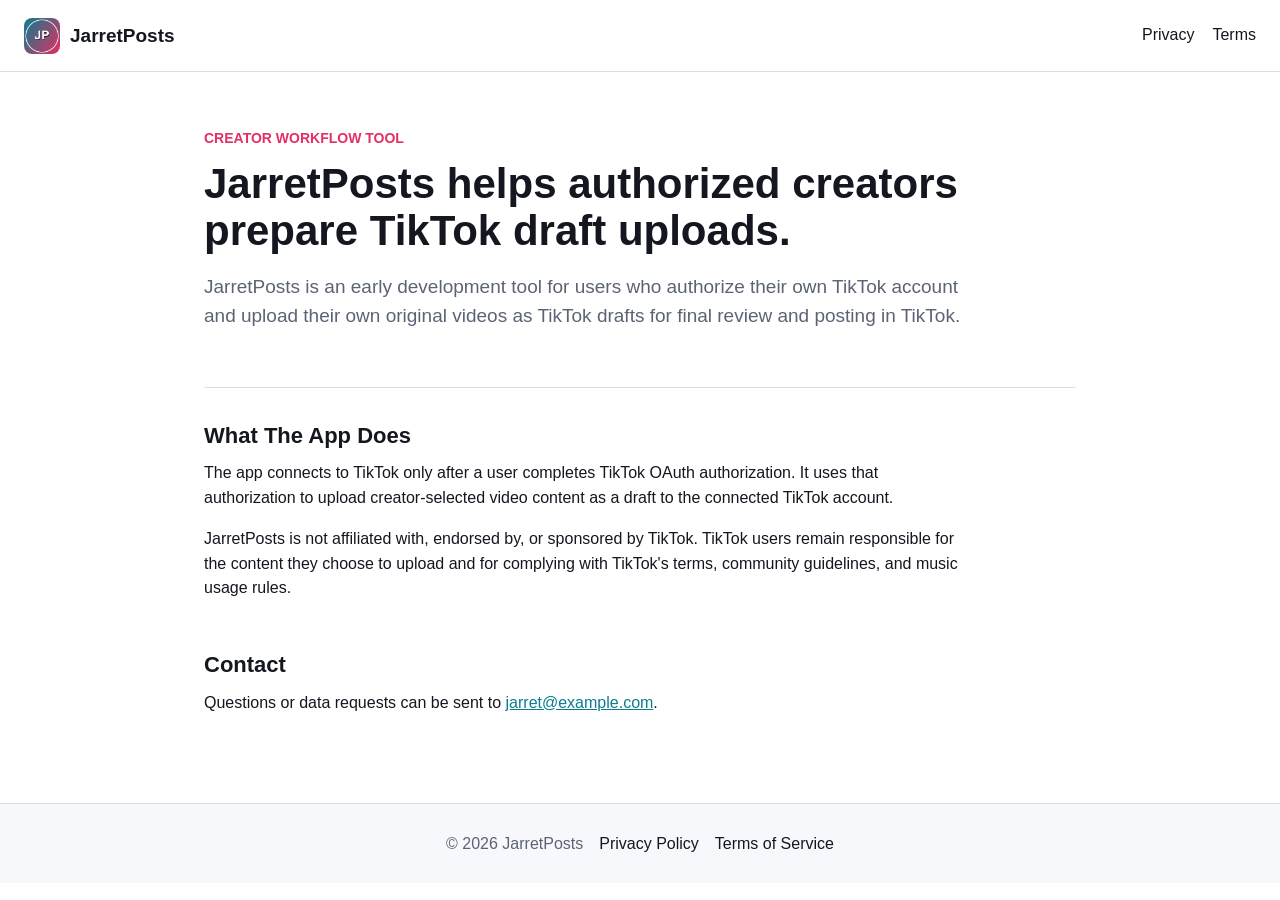
<file: index.html>
<!doctype html>
<html lang="en">
<head>
  <meta charset="utf-8">
  <meta name="viewport" content="width=device-width, initial-scale=1">
  <title>JarretPosts</title>
  <meta name="description" content="JarretPosts is a creator workflow tool for authorized users to upload their own original videos as TikTok drafts.">
  <link rel="icon" href="assets/app-icon.png">
  <link rel="stylesheet" href="styles.css">
</head>
<body>
  <header class="site-header">
    <a class="brand" href="index.html" aria-label="JarretPosts home">
      <img src="assets/app-icon.png" alt="" width="36" height="36">
      <span>JarretPosts</span>
    </a>
    <nav aria-label="Main navigation">
      <a href="privacy.html">Privacy</a>
      <a href="terms.html">Terms</a>
    </nav>
  </header>

  <main>
    <section class="intro">
      <p class="eyebrow">Creator workflow tool</p>
      <h1>JarretPosts helps authorized creators prepare TikTok draft uploads.</h1>
      <p>
        JarretPosts is an early development tool for users who authorize their own TikTok account
        and upload their own original videos as TikTok drafts for final review and posting in TikTok.
      </p>
    </section>

    <section class="content-section">
      <h2>What The App Does</h2>
      <p>
        The app connects to TikTok only after a user completes TikTok OAuth authorization. It uses
        that authorization to upload creator-selected video content as a draft to the connected
        TikTok account.
      </p>
      <p>
        JarretPosts is not affiliated with, endorsed by, or sponsored by TikTok. TikTok users remain
        responsible for the content they choose to upload and for complying with TikTok's terms,
        community guidelines, and music usage rules.
      </p>
    </section>

    <section class="content-section">
      <h2>Contact</h2>
      <p>
        Questions or data requests can be sent to
        <a href="mailto:jarret@example.com">jarret@example.com</a>.
      </p>
    </section>
  </main>

  <footer>
    <span>&copy; 2026 JarretPosts</span>
    <a href="privacy.html">Privacy Policy</a>
    <a href="terms.html">Terms of Service</a>
  </footer>
</body>
</html>
</file>
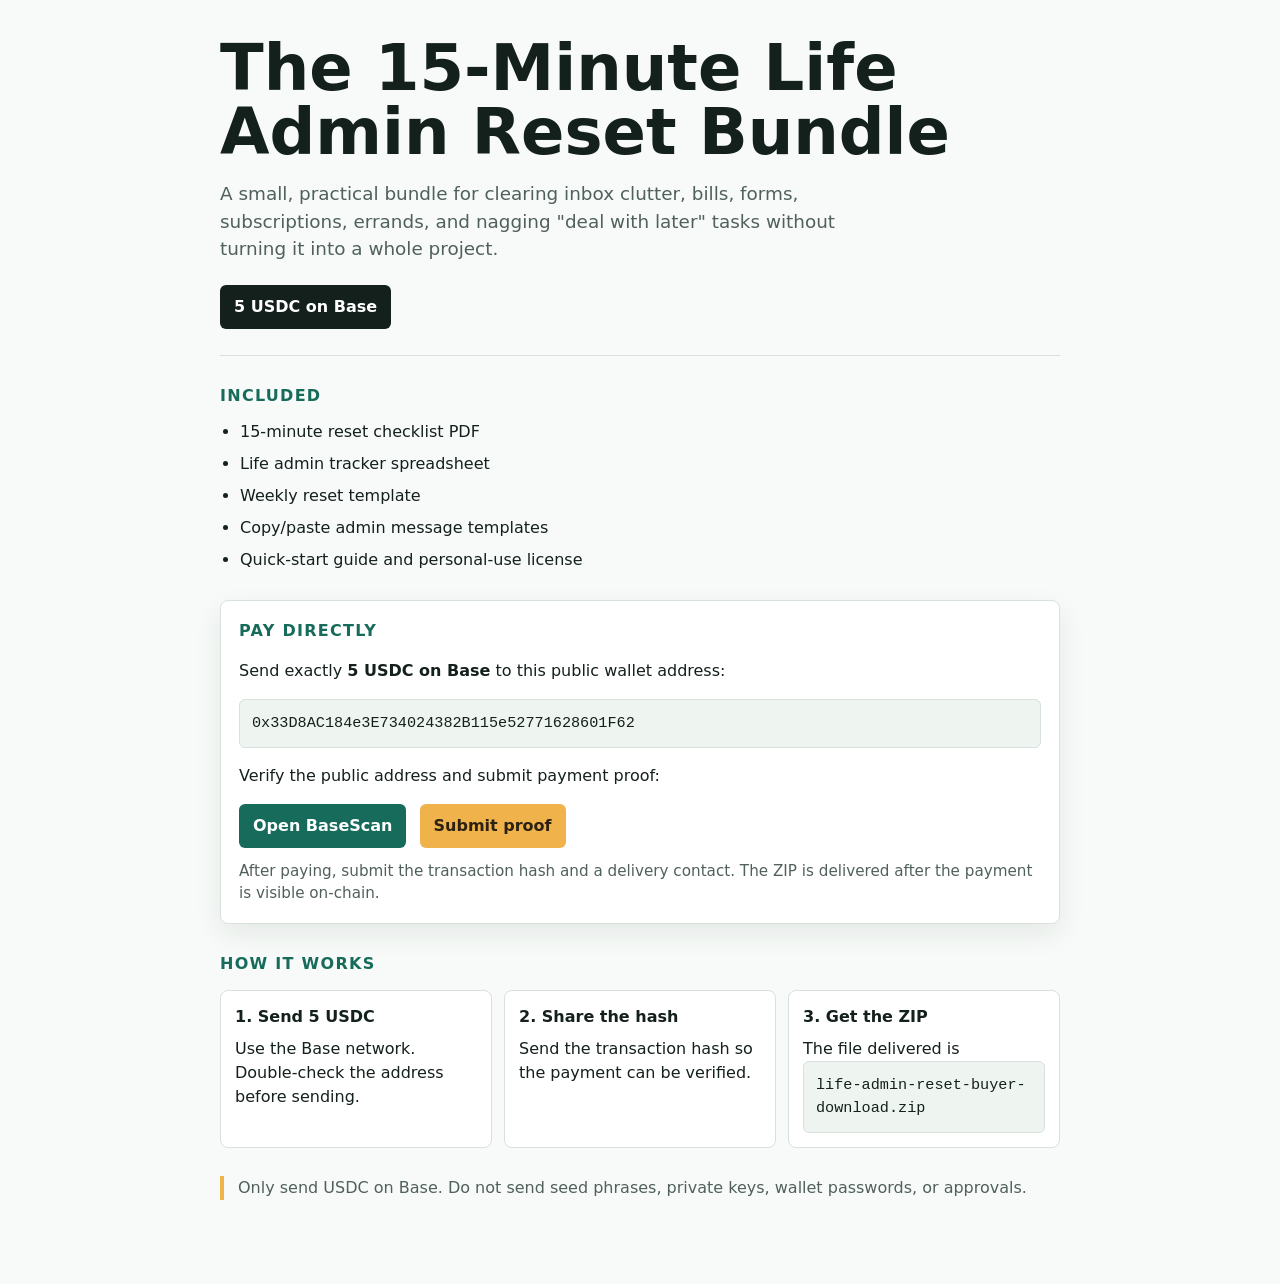
<file: life-admin-reset/index.html>
<!doctype html>
<html lang="en">
<head>
  <meta charset="utf-8">
  <meta name="viewport" content="width=device-width, initial-scale=1">
  <title>$5 Life Admin Reset Bundle</title>
  <meta name="description" content="A $5 digital bundle for clearing inbox clutter, bills, forms, subscriptions, errands, and other small life-admin tasks fast.">
  <link rel="canonical" href="https://jjcyberz.github.io/jarretposts-tool/life-admin-reset/">
  <meta property="og:title" content="$5 Life Admin Reset Bundle">
  <meta property="og:description" content="Checklist, tracker, weekly reset, and admin message templates for clearing small life-admin tasks. Pay 5 USDC on Base.">
  <meta property="og:type" content="website">
  <meta property="og:url" content="https://jjcyberz.github.io/jarretposts-tool/life-admin-reset/">
  <meta name="twitter:card" content="summary">
  <style>
    :root {
      color-scheme: light;
      --ink: #14201c;
      --muted: #50605b;
      --line: #d8e1dc;
      --paper: #f7faf8;
      --accent: #176b5b;
      --accent-2: #f0b34c;
      --white: #ffffff;
    }
    * { box-sizing: border-box; }
    body {
      margin: 0;
      font-family: Inter, ui-sans-serif, system-ui, -apple-system, BlinkMacSystemFont, "Segoe UI", sans-serif;
      background: var(--paper);
      color: var(--ink);
      line-height: 1.5;
    }
    main {
      max-width: 880px;
      margin: 0 auto;
      padding: 36px 20px 56px;
    }
    header {
      border-bottom: 1px solid var(--line);
      padding-bottom: 26px;
      margin-bottom: 28px;
    }
    h1 {
      font-size: clamp(2rem, 5vw, 4.2rem);
      line-height: 1;
      margin: 0 0 16px;
      max-width: 780px;
      letter-spacing: 0;
    }
    .lede {
      font-size: 1.15rem;
      max-width: 680px;
      color: var(--muted);
      margin: 0;
    }
    .price {
      display: inline-flex;
      align-items: center;
      gap: 10px;
      margin-top: 22px;
      padding: 10px 14px;
      background: var(--ink);
      color: var(--white);
      border-radius: 6px;
      font-weight: 700;
    }
    section {
      margin: 28px 0;
    }
    h2 {
      font-size: 1rem;
      text-transform: uppercase;
      letter-spacing: .08em;
      color: var(--accent);
      margin: 0 0 12px;
    }
    ul {
      padding-left: 20px;
      margin: 0;
    }
    li + li { margin-top: 8px; }
    .paybox {
      background: var(--white);
      border: 1px solid var(--line);
      border-radius: 8px;
      padding: 18px;
      box-shadow: 0 10px 28px rgba(20, 32, 28, .08);
    }
    code {
      display: block;
      overflow-wrap: anywhere;
      white-space: normal;
      padding: 12px;
      background: #eef5f1;
      border: 1px solid var(--line);
      border-radius: 6px;
      color: var(--ink);
      font-family: ui-monospace, SFMono-Regular, Menlo, Consolas, monospace;
      font-size: .95rem;
    }
    .note {
      color: var(--muted);
      font-size: .95rem;
      margin: 12px 0 0;
    }
    .paylink {
      display: none;
      margin-top: 16px;
    }
    .paylink a,
    .prooflink a {
      display: inline-flex;
      align-items: center;
      min-height: 44px;
      padding: 10px 14px;
      border-radius: 6px;
      background: var(--accent);
      color: var(--white);
      text-decoration: none;
      font-weight: 800;
    }
    .prooflink {
      display: none;
      margin-top: 14px;
    }
    .prooflink a.gold {
      margin-left: 8px;
      background: var(--accent-2);
      color: #2c2112;
    }
    .wallet-unavailable {
      display: none;
      padding: 12px;
      background: #fff7e6;
      border: 1px solid #f0d596;
      border-radius: 6px;
      color: #60450c;
      font-weight: 700;
    }
    .steps {
      display: grid;
      grid-template-columns: repeat(3, minmax(0, 1fr));
      gap: 12px;
      margin-top: 14px;
    }
    .step {
      background: var(--white);
      border: 1px solid var(--line);
      border-radius: 8px;
      padding: 14px;
      min-height: 130px;
    }
    .step strong {
      display: block;
      margin-bottom: 8px;
    }
    .warning {
      border-left: 4px solid var(--accent-2);
      padding-left: 14px;
      color: var(--muted);
    }
    @media (max-width: 680px) {
      main { padding-top: 24px; }
      .steps { grid-template-columns: 1fr; }
    }
  </style>
</head>
<body>
  <main>
    <header>
      <h1>The 15-Minute Life Admin Reset Bundle</h1>
      <p class="lede">A small, practical bundle for clearing inbox clutter, bills, forms, subscriptions, errands, and nagging "deal with later" tasks without turning it into a whole project.</p>
      <div class="price">5 USDC on Base</div>
    </header>

    <section>
      <h2>Included</h2>
      <ul>
        <li>15-minute reset checklist PDF</li>
        <li>Life admin tracker spreadsheet</li>
        <li>Weekly reset template</li>
        <li>Copy/paste admin message templates</li>
        <li>Quick-start guide and personal-use license</li>
      </ul>
    </section>

    <section class="paybox">
      <h2>Pay Directly</h2>
      <div id="wallet-block">
        <p>Send exactly <strong>5 USDC on Base</strong> to this public wallet address:</p>
        <code id="address">0x33D8AC184e3E734024382B115e52771628601F62</code>
      </div>
      <p class="wallet-unavailable" id="wallet-unavailable">Wallet address not installed on this copy yet. Use the checkout link below if one is shown.</p>
      <div class="paylink" id="paylink-wrap">
        <p>Or use this checkout link:</p>
        <a id="paylink" href="#">Open checkout</a>
      </div>
      <div class="prooflink" id="basescan-wrap">
        <p>Verify the public address and submit payment proof:</p>
        <a id="basescanLink" href="#">Open BaseScan</a>
        <a class="gold" id="proofLink" href="https://github.com/JjCyberz/jarretposts-tool/issues/1">Submit proof</a>
      </div>
      <p class="note">After paying, submit the transaction hash and a delivery contact. The ZIP is delivered after the payment is visible on-chain.</p>
    </section>

    <section>
      <h2>How It Works</h2>
      <div class="steps">
        <div class="step"><strong>1. Send 5 USDC</strong>Use the Base network. Double-check the address before sending.</div>
        <div class="step"><strong>2. Share the hash</strong>Send the transaction hash so the payment can be verified.</div>
        <div class="step"><strong>3. Get the ZIP</strong>The file delivered is <code>life-admin-reset-buyer-download.zip</code></div>
      </div>
    </section>

    <section class="warning">
      Only send USDC on Base. Do not send seed phrases, private keys, wallet passwords, or approvals.
    </section>
  </main>
  <script>
    const params = new URLSearchParams(window.location.search);
    const installedAddress = document.getElementById("address").textContent.trim();
    const address = params.get("address") || params.get("wallet") || params.get("base_address");
    const hasInstalledAddress = /^0x[a-fA-F0-9]{40}$/.test(installedAddress);
    const visibleAddress = /^0x[a-fA-F0-9]{40}$/.test(address || "") ? address : (hasInstalledAddress ? installedAddress : "");
    if (visibleAddress) {
      document.getElementById("address").textContent = visibleAddress;
      const basescan = document.getElementById("basescanLink");
      basescan.href = `https://basescan.org/address/${visibleAddress}`;
      document.getElementById("proofLink").href = "https://github.com/JjCyberz/jarretposts-tool/issues/1";
      document.getElementById("basescan-wrap").style.display = "block";
    } else if (!hasInstalledAddress) {
      document.getElementById("wallet-block").style.display = "none";
      document.getElementById("wallet-unavailable").style.display = "block";
    }
    const paymentLink = params.get("payment_link") || params.get("paymentLink") || params.get("checkout") || params.get("checkout_url");
    if (/^https:\/\/.+/i.test(paymentLink || "")) {
      const link = document.getElementById("paylink");
      link.href = paymentLink;
      document.getElementById("paylink-wrap").style.display = "block";
    }
  </script>
</body>
</html>
</file>
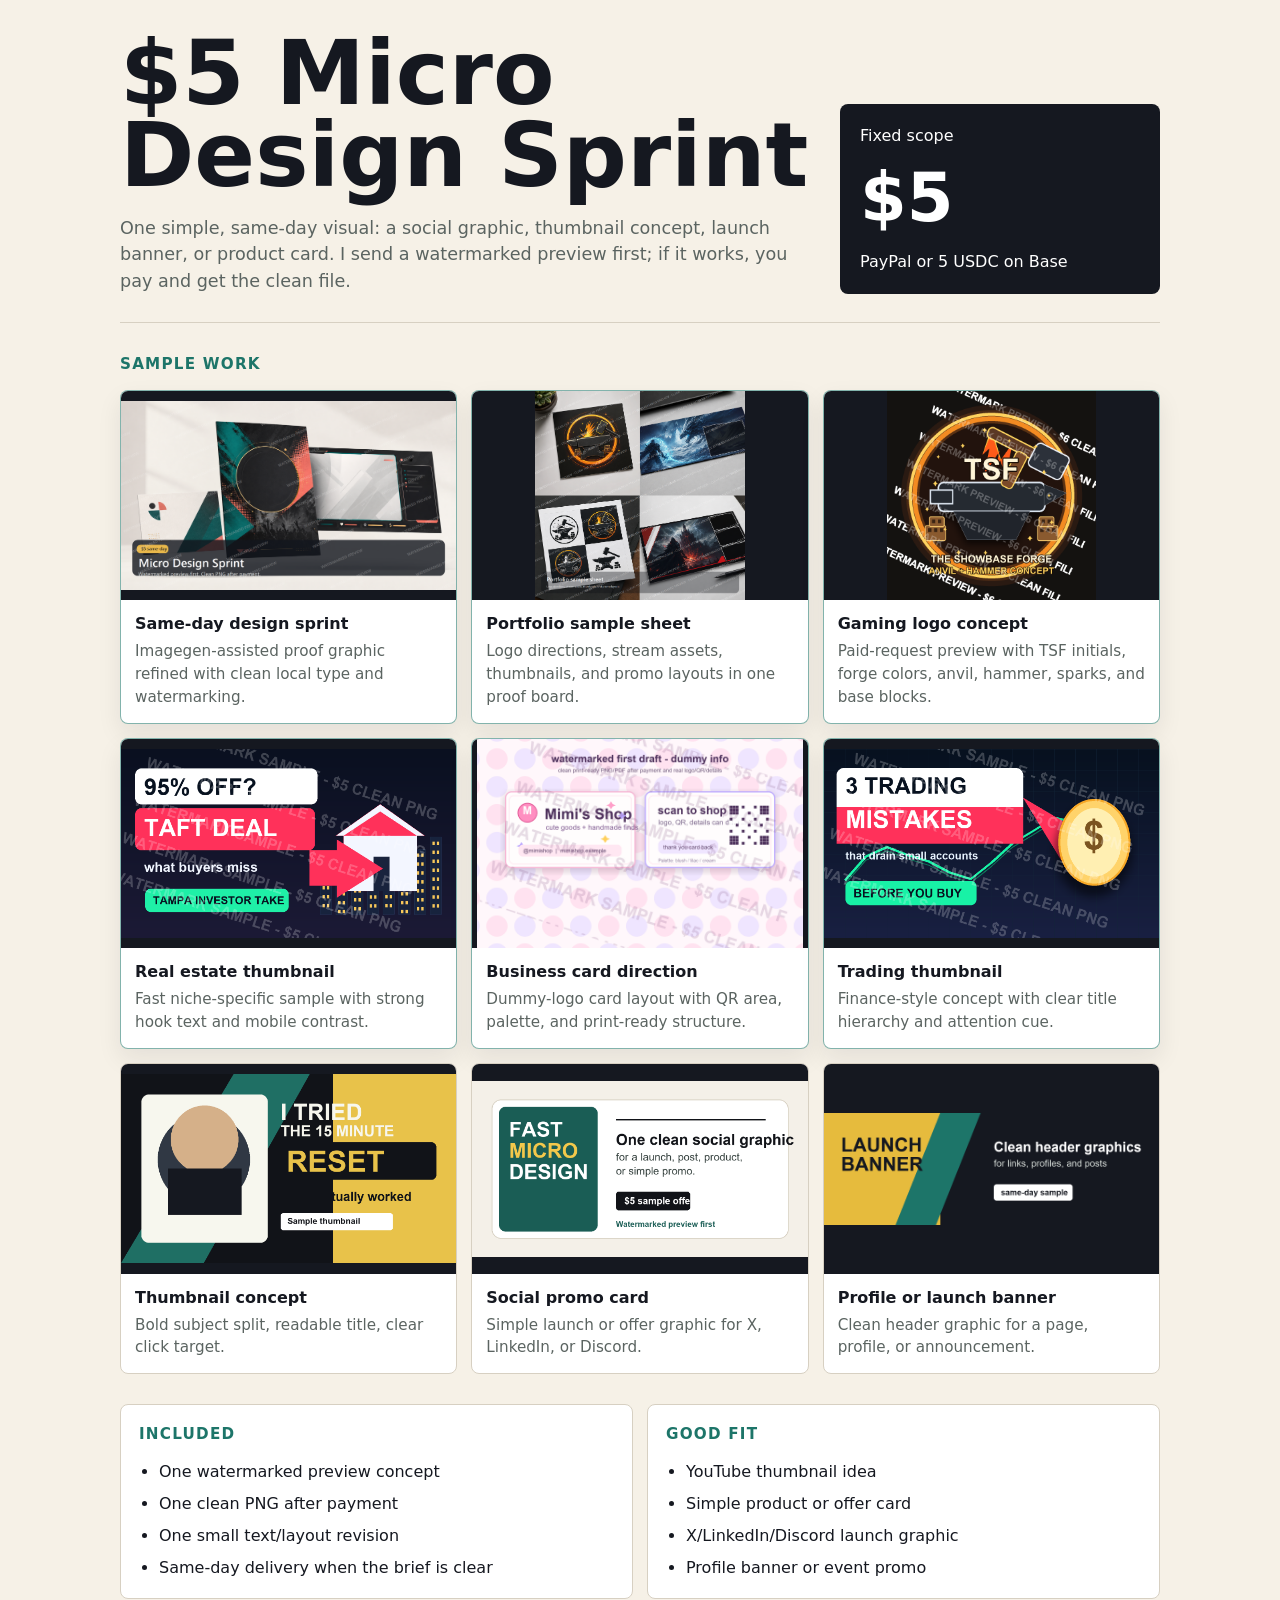
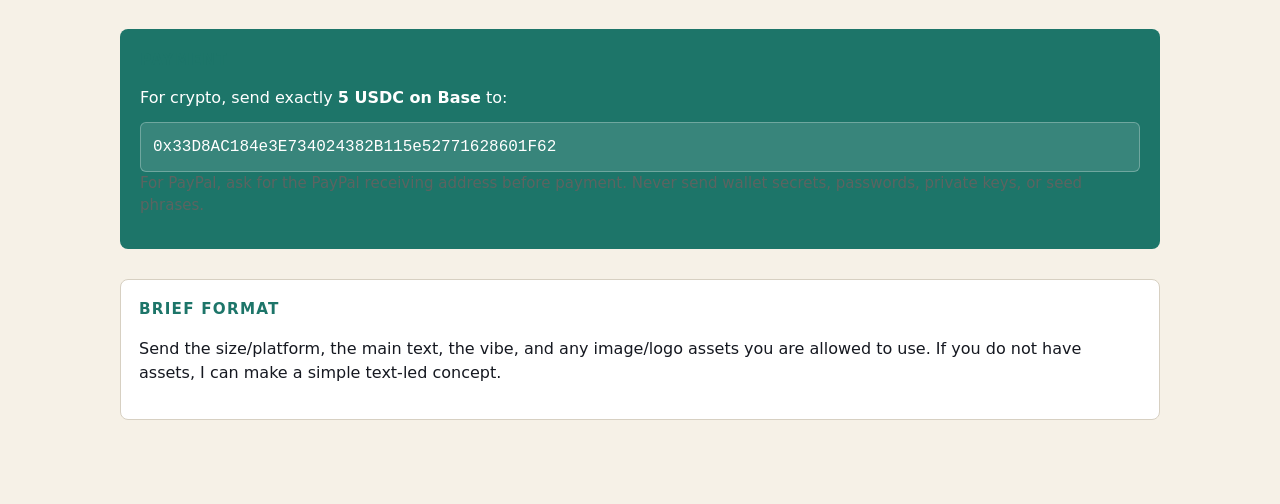
<file: micro-design/index.html>
<!doctype html>
<html lang="en">
<head>
  <meta charset="utf-8">
  <meta name="viewport" content="width=device-width, initial-scale=1">
  <title>$5 Micro Design Sprint</title>
  <meta name="description" content="Same-day micro design offer: one simple social graphic, thumbnail concept, banner, or product card for $5. Watermarked preview first.">
  <link rel="canonical" href="https://jjcyberz.github.io/jarretposts-tool/micro-design/index.html">
  <meta property="og:title" content="$5 Micro Design Sprint">
  <meta property="og:description" content="One simple social graphic, thumbnail concept, banner, or product card. Watermarked preview first, clean file after payment.">
  <meta property="og:type" content="website">
  <meta property="og:image" content="https://jjcyberz.github.io/jarretposts-tool/micro-design/assets/imagegen-offer-card-v2.png">
  <style>
    :root {
      --ink: #151820;
      --paper: #f6f1e7;
      --muted: #5b6461;
      --line: #d7d0c2;
      --green: #1d7569;
      --gold: #e6bb3d;
      --white: #ffffff;
    }
    * { box-sizing: border-box; }
    body {
      margin: 0;
      font-family: Inter, ui-sans-serif, system-ui, -apple-system, BlinkMacSystemFont, "Segoe UI", sans-serif;
      background: var(--paper);
      color: var(--ink);
      line-height: 1.5;
    }
    main {
      max-width: 1080px;
      margin: 0 auto;
      padding: 32px 20px 54px;
    }
    header {
      display: grid;
      grid-template-columns: minmax(0, 1fr) 320px;
      gap: 28px;
      align-items: end;
      border-bottom: 1px solid var(--line);
      padding-bottom: 28px;
    }
    h1 {
      font-size: clamp(2.4rem, 7vw, 5.8rem);
      line-height: .92;
      letter-spacing: 0;
      margin: 0 0 18px;
      max-width: 760px;
    }
    .lede {
      color: var(--muted);
      font-size: 1.1rem;
      max-width: 680px;
      margin: 0;
    }
    .price {
      background: var(--ink);
      color: var(--white);
      border-radius: 8px;
      padding: 20px;
      min-height: 190px;
      display: flex;
      flex-direction: column;
      justify-content: space-between;
    }
    .price strong {
      font-size: 4.2rem;
      line-height: 1;
      letter-spacing: 0;
    }
    section { margin: 30px 0; }
    h2 {
      font-size: .95rem;
      text-transform: uppercase;
      color: var(--green);
      letter-spacing: .08em;
      margin: 0 0 14px;
    }
    .grid {
      display: grid;
      grid-template-columns: repeat(3, minmax(0, 1fr));
      gap: 14px;
    }
    .sample {
      background: var(--white);
      border: 1px solid var(--line);
      border-radius: 8px;
      overflow: hidden;
    }
    .sample img {
      display: block;
      width: 100%;
      aspect-ratio: 16 / 10;
      object-fit: contain;
      background: #151820;
    }
    .sample div { padding: 12px 14px 14px; }
    .sample strong { display: block; margin-bottom: 4px; }
    .sample p { margin: 0; color: var(--muted); font-size: .95rem; }
    .sample.live {
      border-color: rgba(29, 117, 105, .55);
      box-shadow: 0 10px 24px rgba(21, 24, 32, .08);
    }
    .terms {
      display: grid;
      grid-template-columns: 1fr 1fr;
      gap: 14px;
    }
    .box {
      background: var(--white);
      border: 1px solid var(--line);
      border-radius: 8px;
      padding: 18px;
    }
    ul { margin: 0; padding-left: 20px; }
    li + li { margin-top: 8px; }
    code {
      display: block;
      padding: 12px;
      background: #eef5f1;
      border: 1px solid var(--line);
      border-radius: 6px;
      overflow-wrap: anywhere;
      white-space: normal;
      font-family: ui-monospace, SFMono-Regular, Menlo, Consolas, monospace;
    }
    .cta {
      background: var(--green);
      color: var(--white);
      border-radius: 8px;
      padding: 20px;
    }
    .cta p { margin: 0 0 12px; }
    .cta code {
      background: rgba(255,255,255,.12);
      border-color: rgba(255,255,255,.28);
      color: var(--white);
    }
    .note {
      color: var(--muted);
      font-size: .94rem;
      margin-top: 12px;
    }
    @media (max-width: 820px) {
      header, .terms, .grid { grid-template-columns: 1fr; }
      .price { min-height: 150px; }
    }
  </style>
</head>
<body>
  <main>
    <header>
      <div>
        <h1>$5 Micro Design Sprint</h1>
        <p class="lede">One simple, same-day visual: a social graphic, thumbnail concept, launch banner, or product card. I send a watermarked preview first; if it works, you pay and get the clean file.</p>
      </div>
      <div class="price">
        <span>Fixed scope</span>
        <strong>$5</strong>
        <span>PayPal or 5 USDC on Base</span>
      </div>
    </header>

    <section>
      <h2>Sample Work</h2>
      <div class="grid">
        <article class="sample live">
          <img src="assets/imagegen-offer-card-v2.png" alt="Watermarked micro design sprint showcase">
          <div><strong>Same-day design sprint</strong><p>Imagegen-assisted proof graphic refined with clean local type and watermarking.</p></div>
        </article>
        <article class="sample live">
          <img src="assets/imagegen-portfolio-proof-v2.png" alt="Watermarked portfolio sample sheet">
          <div><strong>Portfolio sample sheet</strong><p>Logo directions, stream assets, thumbnails, and promo layouts in one proof board.</p></div>
        </article>
        <article class="sample live">
          <img src="assets/showbase-forge-logo-watermarked.png" alt="Watermarked Showbase Forge logo sample">
          <div><strong>Gaming logo concept</strong><p>Paid-request preview with TSF initials, forge colors, anvil, hammer, sparks, and base blocks.</p></div>
        </article>
        <article class="sample live">
          <img src="assets/daniel-real-estate-thumbnail-watermarked-sample.png" alt="Watermarked real estate thumbnail sample">
          <div><strong>Real estate thumbnail</strong><p>Fast niche-specific sample with strong hook text and mobile contrast.</p></div>
        </article>
        <article class="sample live">
          <img src="assets/mimi-business-card-watermarked-sample.png" alt="Watermarked cute business card sample">
          <div><strong>Business card direction</strong><p>Dummy-logo card layout with QR area, palette, and print-ready structure.</p></div>
        </article>
        <article class="sample live">
          <img src="assets/malik-trading-thumbnail-watermarked-sample.png" alt="Watermarked trading thumbnail sample">
          <div><strong>Trading thumbnail</strong><p>Finance-style concept with clear title hierarchy and attention cue.</p></div>
        </article>
        <article class="sample">
          <img src="assets/sample-thumbnail.png" alt="Sample YouTube thumbnail concept">
          <div><strong>Thumbnail concept</strong><p>Bold subject split, readable title, clear click target.</p></div>
        </article>
        <article class="sample">
          <img src="assets/sample-social-card.png" alt="Sample social promo card">
          <div><strong>Social promo card</strong><p>Simple launch or offer graphic for X, LinkedIn, or Discord.</p></div>
        </article>
        <article class="sample">
          <img src="assets/sample-banner.png" alt="Sample profile banner">
          <div><strong>Profile or launch banner</strong><p>Clean header graphic for a page, profile, or announcement.</p></div>
        </article>
      </div>
    </section>

    <section class="terms">
      <div class="box">
        <h2>Included</h2>
        <ul>
          <li>One watermarked preview concept</li>
          <li>One clean PNG after payment</li>
          <li>One small text/layout revision</li>
          <li>Same-day delivery when the brief is clear</li>
        </ul>
      </div>
      <div class="box">
        <h2>Good Fit</h2>
        <ul>
          <li>YouTube thumbnail idea</li>
          <li>Simple product or offer card</li>
          <li>X/LinkedIn/Discord launch graphic</li>
          <li>Profile banner or event promo</li>
        </ul>
      </div>
    </section>

    <section class="cta">
      <h2>Payment</h2>
      <p>For crypto, send exactly <strong>5 USDC on Base</strong> to:</p>
      <code>0x33D8AC184e3E734024382B115e52771628601F62</code>
      <p class="note">For PayPal, ask for the PayPal receiving address before payment. Never send wallet secrets, passwords, private keys, or seed phrases.</p>
    </section>

    <section class="box">
      <h2>Brief Format</h2>
      <p>Send the size/platform, the main text, the vibe, and any image/logo assets you are allowed to use. If you do not have assets, I can make a simple text-led concept.</p>
    </section>
  </main>
</body>
</html>
</file>
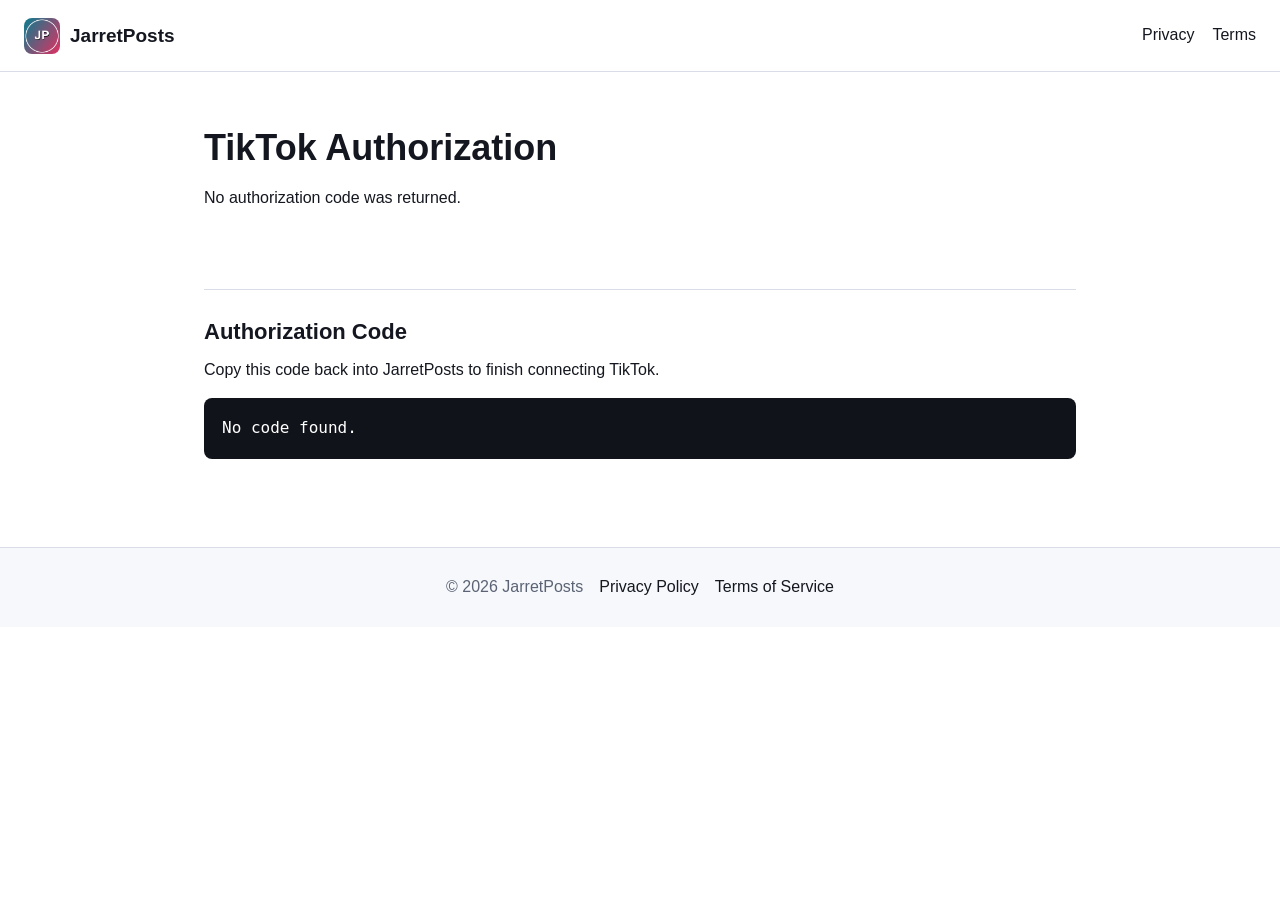
<file: callback.html>
<!doctype html>
<html lang="en">
<head>
  <meta charset="utf-8">
  <meta name="viewport" content="width=device-width, initial-scale=1">
  <title>TikTok OAuth Callback - JarretPosts</title>
  <meta name="description" content="TikTok OAuth callback page for JarretPosts.">
  <link rel="icon" href="assets/app-icon.png">
  <link rel="stylesheet" href="styles.css">
</head>
<body>
  <header class="site-header">
    <a class="brand" href="index.html" aria-label="JarretPosts home">
      <img src="assets/app-icon.png" alt="" width="36" height="36">
      <span>JarretPosts</span>
    </a>
    <nav aria-label="Main navigation">
      <a href="privacy.html">Privacy</a>
      <a href="terms.html">Terms</a>
    </nav>
  </header>

  <main class="legal">
    <h1>TikTok Authorization</h1>
    <p id="status">Reading authorization response...</p>

    <section class="content-section">
      <h2>Authorization Code</h2>
      <p>
        Copy this code back into JarretPosts to finish connecting TikTok.
      </p>
      <pre id="codeBox" class="code-box">No code found.</pre>
    </section>
  </main>

  <footer>
    <span>&copy; 2026 JarretPosts</span>
    <a href="privacy.html">Privacy Policy</a>
    <a href="terms.html">Terms of Service</a>
  </footer>

  <script>
    const params = new URLSearchParams(window.location.search);
    const code = params.get("code");
    const error = params.get("error");
    const errorDescription = params.get("error_description");
    const status = document.getElementById("status");
    const codeBox = document.getElementById("codeBox");

    if (code) {
      status.textContent = "Authorization succeeded.";
      codeBox.textContent = code;
    } else if (error) {
      status.textContent = "Authorization failed.";
      codeBox.textContent = errorDescription || error;
    } else {
      status.textContent = "No authorization code was returned.";
    }
  </script>
</body>
</html>
</file>
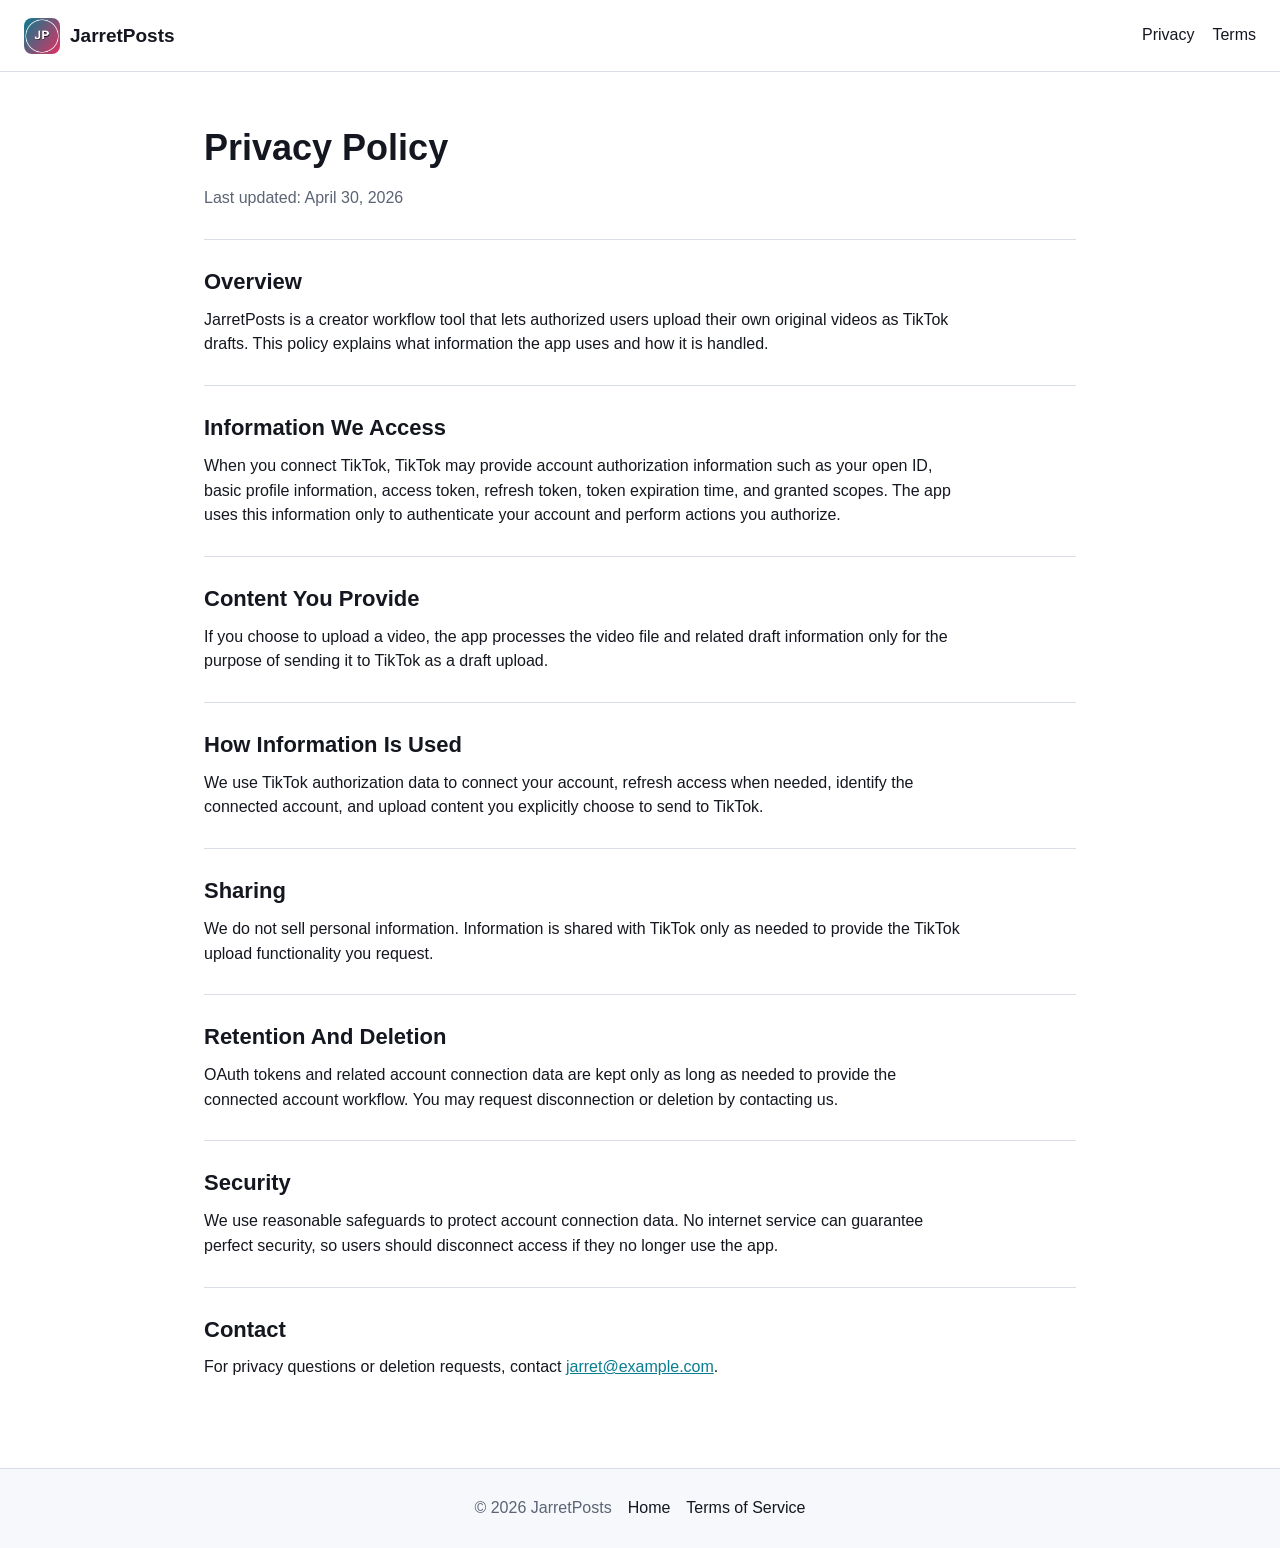
<file: privacy.html>
<!doctype html>
<html lang="en">
<head>
  <meta charset="utf-8">
  <meta name="viewport" content="width=device-width, initial-scale=1">
  <title>Privacy Policy - JarretPosts</title>
  <meta name="description" content="Privacy Policy for JarretPosts.">
  <link rel="icon" href="assets/app-icon.png">
  <link rel="stylesheet" href="styles.css">
</head>
<body>
  <header class="site-header">
    <a class="brand" href="index.html" aria-label="JarretPosts home">
      <img src="assets/app-icon.png" alt="" width="36" height="36">
      <span>JarretPosts</span>
    </a>
    <nav aria-label="Main navigation">
      <a href="privacy.html">Privacy</a>
      <a href="terms.html">Terms</a>
    </nav>
  </header>

  <main class="legal">
    <h1>Privacy Policy</h1>
    <p class="updated">Last updated: April 30, 2026</p>

    <h2>Overview</h2>
    <p>
      JarretPosts is a creator workflow tool that lets authorized users upload their own original
      videos as TikTok drafts. This policy explains what information the app uses and how it is handled.
    </p>

    <h2>Information We Access</h2>
    <p>
      When you connect TikTok, TikTok may provide account authorization information such as your open ID,
      basic profile information, access token, refresh token, token expiration time, and granted scopes.
      The app uses this information only to authenticate your account and perform actions you authorize.
    </p>

    <h2>Content You Provide</h2>
    <p>
      If you choose to upload a video, the app processes the video file and related draft information
      only for the purpose of sending it to TikTok as a draft upload.
    </p>

    <h2>How Information Is Used</h2>
    <p>
      We use TikTok authorization data to connect your account, refresh access when needed, identify
      the connected account, and upload content you explicitly choose to send to TikTok.
    </p>

    <h2>Sharing</h2>
    <p>
      We do not sell personal information. Information is shared with TikTok only as needed to provide
      the TikTok upload functionality you request.
    </p>

    <h2>Retention And Deletion</h2>
    <p>
      OAuth tokens and related account connection data are kept only as long as needed to provide the
      connected account workflow. You may request disconnection or deletion by contacting us.
    </p>

    <h2>Security</h2>
    <p>
      We use reasonable safeguards to protect account connection data. No internet service can guarantee
      perfect security, so users should disconnect access if they no longer use the app.
    </p>

    <h2>Contact</h2>
    <p>
      For privacy questions or deletion requests, contact
      <a href="mailto:jarret@example.com">jarret@example.com</a>.
    </p>
  </main>

  <footer>
    <span>&copy; 2026 JarretPosts</span>
    <a href="index.html">Home</a>
    <a href="terms.html">Terms of Service</a>
  </footer>
</body>
</html>
</file>
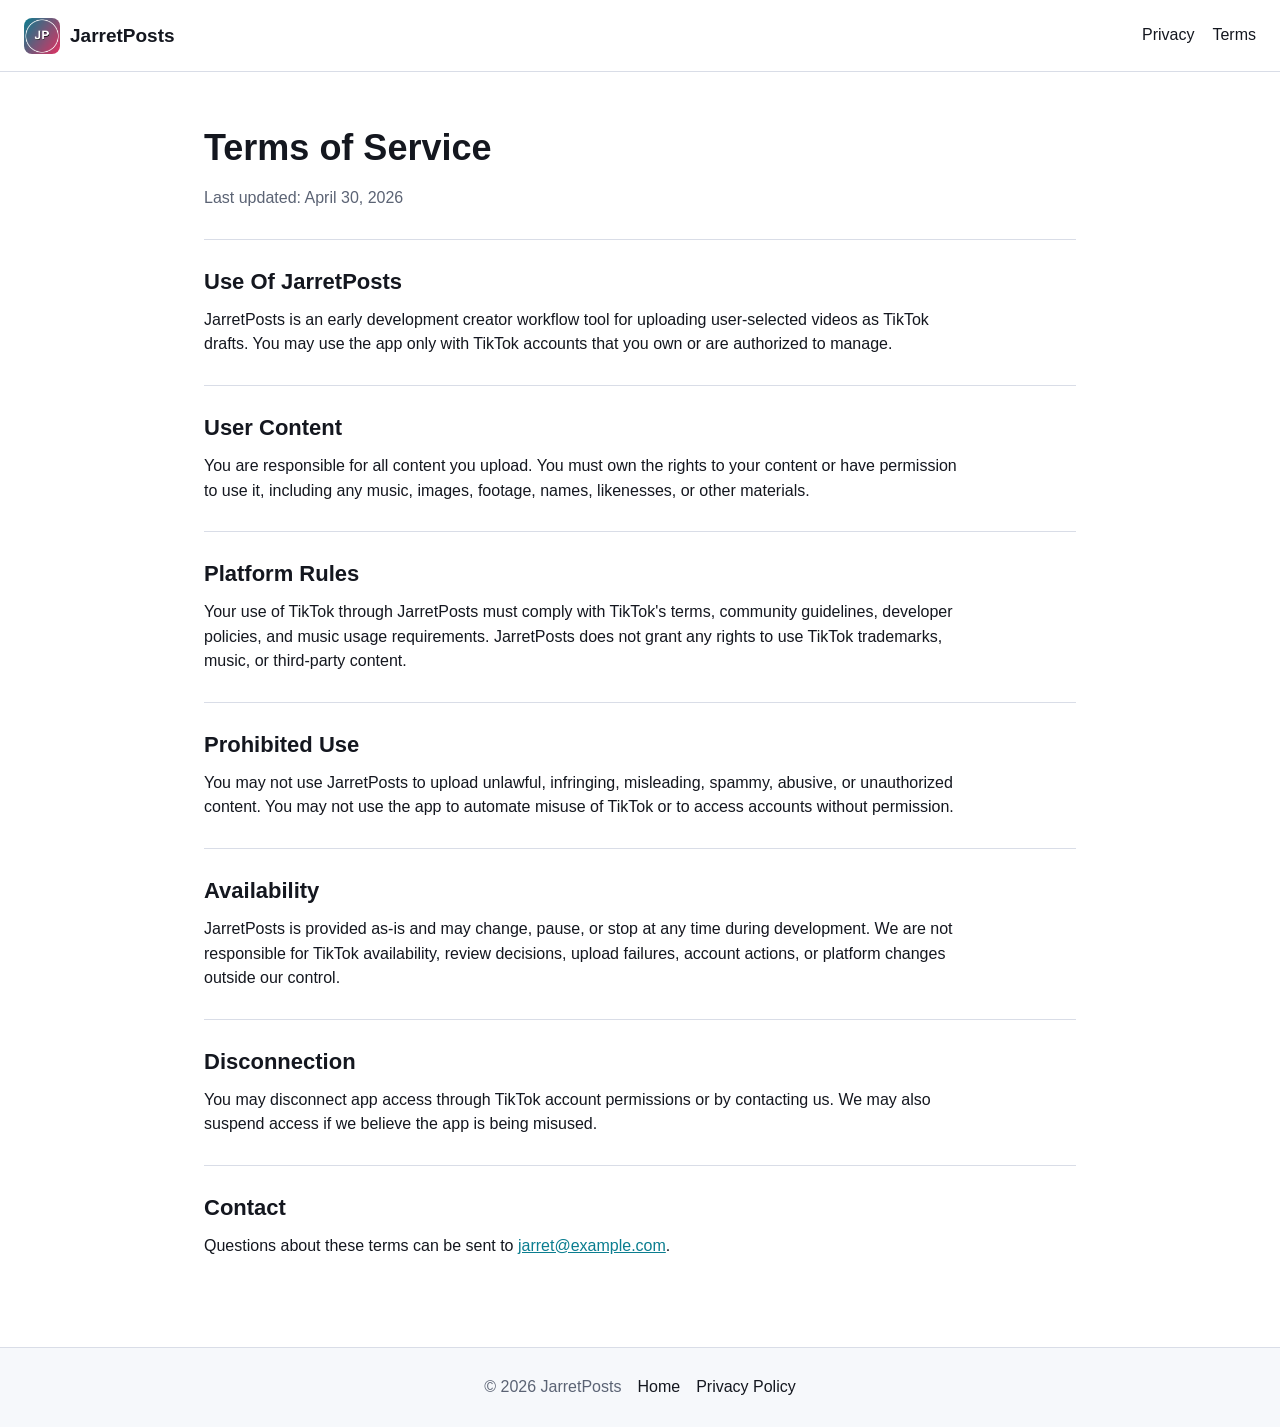
<file: terms.html>
<!doctype html>
<html lang="en">
<head>
  <meta charset="utf-8">
  <meta name="viewport" content="width=device-width, initial-scale=1">
  <title>Terms of Service - JarretPosts</title>
  <meta name="description" content="Terms of Service for JarretPosts.">
  <link rel="icon" href="assets/app-icon.png">
  <link rel="stylesheet" href="styles.css">
</head>
<body>
  <header class="site-header">
    <a class="brand" href="index.html" aria-label="JarretPosts home">
      <img src="assets/app-icon.png" alt="" width="36" height="36">
      <span>JarretPosts</span>
    </a>
    <nav aria-label="Main navigation">
      <a href="privacy.html">Privacy</a>
      <a href="terms.html">Terms</a>
    </nav>
  </header>

  <main class="legal">
    <h1>Terms of Service</h1>
    <p class="updated">Last updated: April 30, 2026</p>

    <h2>Use Of JarretPosts</h2>
    <p>
      JarretPosts is an early development creator workflow tool for uploading user-selected videos
      as TikTok drafts. You may use the app only with TikTok accounts that you own or are authorized
      to manage.
    </p>

    <h2>User Content</h2>
    <p>
      You are responsible for all content you upload. You must own the rights to your content or have
      permission to use it, including any music, images, footage, names, likenesses, or other materials.
    </p>

    <h2>Platform Rules</h2>
    <p>
      Your use of TikTok through JarretPosts must comply with TikTok's terms, community guidelines,
      developer policies, and music usage requirements. JarretPosts does not grant any rights to use
      TikTok trademarks, music, or third-party content.
    </p>

    <h2>Prohibited Use</h2>
    <p>
      You may not use JarretPosts to upload unlawful, infringing, misleading, spammy, abusive, or
      unauthorized content. You may not use the app to automate misuse of TikTok or to access accounts
      without permission.
    </p>

    <h2>Availability</h2>
    <p>
      JarretPosts is provided as-is and may change, pause, or stop at any time during development.
      We are not responsible for TikTok availability, review decisions, upload failures, account actions,
      or platform changes outside our control.
    </p>

    <h2>Disconnection</h2>
    <p>
      You may disconnect app access through TikTok account permissions or by contacting us. We may also
      suspend access if we believe the app is being misused.
    </p>

    <h2>Contact</h2>
    <p>
      Questions about these terms can be sent to
      <a href="mailto:jarret@example.com">jarret@example.com</a>.
    </p>
  </main>

  <footer>
    <span>&copy; 2026 JarretPosts</span>
    <a href="index.html">Home</a>
    <a href="privacy.html">Privacy Policy</a>
  </footer>
</body>
</html>
</file>
<file: styles.css>
:root {
  color-scheme: light;
  --ink: #14171f;
  --muted: #5b6374;
  --line: #d9dde7;
  --panel: #f6f8fb;
  --accent: #0a7d8f;
  --accent-strong: #e33162;
  --page: #ffffff;
}

* {
  box-sizing: border-box;
}

body {
  margin: 0;
  background: var(--page);
  color: var(--ink);
  font-family: Arial, Helvetica, sans-serif;
  font-size: 16px;
  line-height: 1.55;
}

a {
  color: var(--accent);
}

.site-header {
  align-items: center;
  border-bottom: 1px solid var(--line);
  display: flex;
  justify-content: space-between;
  min-height: 72px;
  padding: 0 24px;
}

.brand {
  align-items: center;
  color: var(--ink);
  display: inline-flex;
  font-size: 19px;
  font-weight: 700;
  gap: 10px;
  text-decoration: none;
}

.brand img {
  border-radius: 8px;
}

nav {
  display: flex;
  gap: 18px;
}

nav a,
footer a {
  color: var(--ink);
  text-decoration: none;
}

nav a:hover,
footer a:hover {
  text-decoration: underline;
}

main {
  margin: 0 auto;
  max-width: 920px;
  padding: 56px 24px 72px;
}

.intro {
  border-bottom: 1px solid var(--line);
  padding-bottom: 40px;
}

.eyebrow {
  color: var(--accent-strong);
  font-size: 14px;
  font-weight: 700;
  letter-spacing: 0;
  margin: 0 0 10px;
  text-transform: uppercase;
}

h1 {
  font-size: 42px;
  letter-spacing: 0;
  line-height: 1.12;
  margin: 0 0 18px;
  max-width: 760px;
}

h2 {
  font-size: 22px;
  letter-spacing: 0;
  line-height: 1.25;
  margin: 0 0 12px;
}

p {
  margin: 0 0 16px;
  max-width: 760px;
}

.intro p:not(.eyebrow) {
  color: var(--muted);
  font-size: 19px;
}

.content-section {
  padding: 34px 0 0;
}

.legal h1 {
  font-size: 36px;
}

.legal h2 {
  border-top: 1px solid var(--line);
  margin-top: 28px;
  padding-top: 28px;
}

.updated {
  color: var(--muted);
}

.code-box {
  background: #10131a;
  border-radius: 8px;
  color: #ffffff;
  display: block;
  font-family: Consolas, Monaco, monospace;
  overflow-wrap: anywhere;
  padding: 18px;
  white-space: pre-wrap;
}

footer {
  align-items: center;
  background: var(--panel);
  border-top: 1px solid var(--line);
  color: var(--muted);
  display: flex;
  flex-wrap: wrap;
  gap: 16px;
  justify-content: center;
  min-height: 80px;
  padding: 20px 24px;
}

@media (max-width: 640px) {
  .site-header {
    align-items: flex-start;
    flex-direction: column;
    gap: 14px;
    padding: 18px;
  }

  main {
    padding: 40px 18px 56px;
  }

  h1 {
    font-size: 32px;
  }
}
</file>
